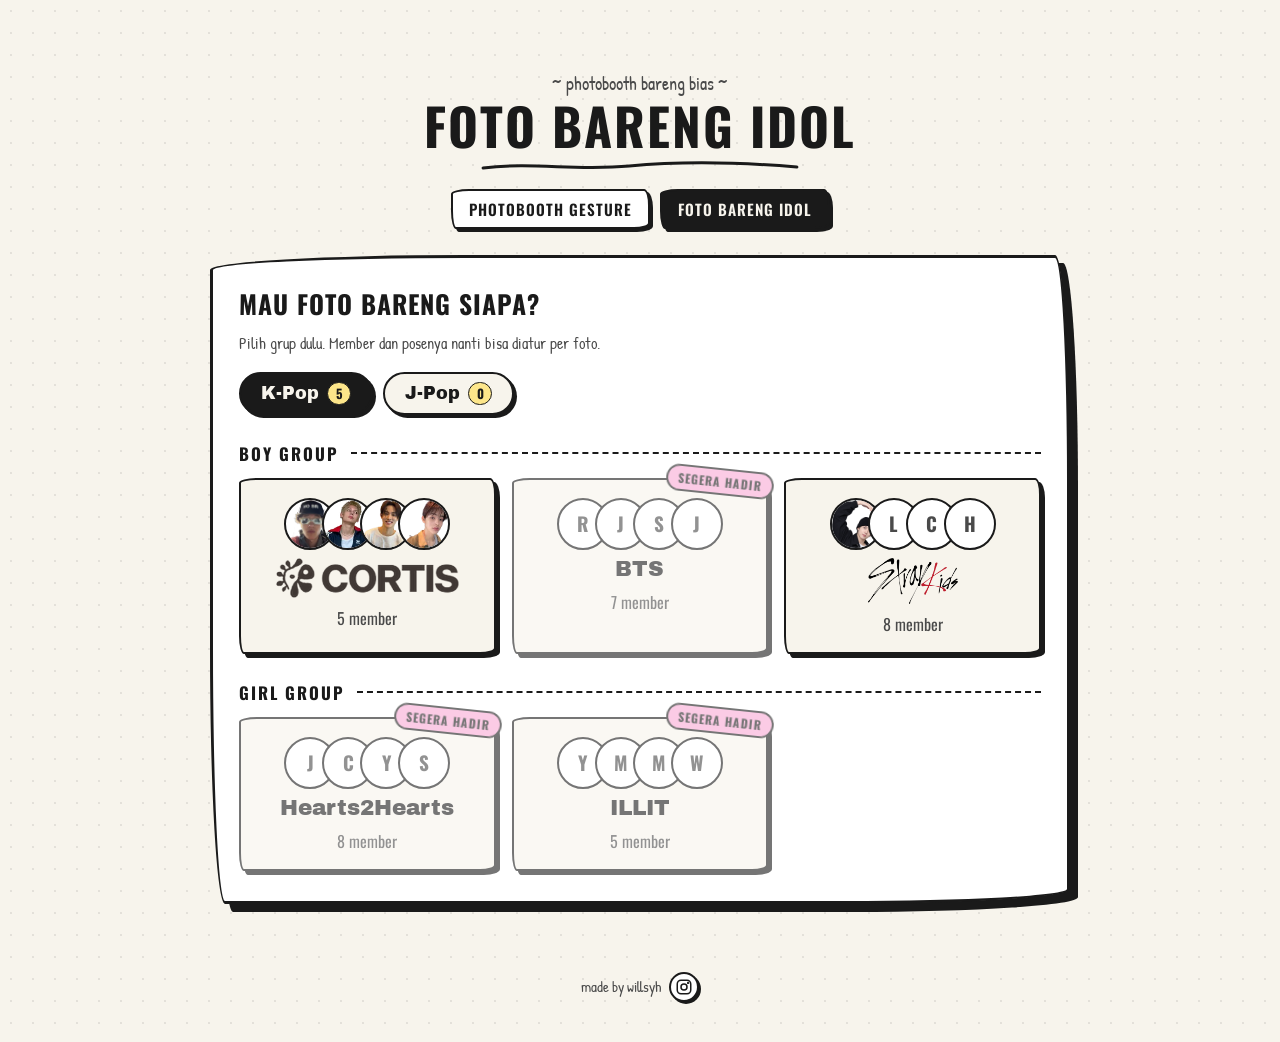
<file: idol.html>
<!DOCTYPE html>
<html lang="id">
<head>
    <meta charset="UTF-8">
    <meta name="viewport" content="width=device-width, initial-scale=1.0">
    <title>Foto Bareng Idol · LIVE PHOTO GESTURE</title>
    <link rel="preconnect" href="https://fonts.googleapis.com">
    <link rel="preconnect" href="https://fonts.gstatic.com" crossorigin>
    <link href="https://fonts.googleapis.com/css2?family=Oswald:wght@400;500;600;700&family=Patrick+Hand&family=Archivo+Black&family=VT323&family=Space+Mono:wght@400;700&family=Playfair+Display:ital@1&family=Cinzel+Decorative:wght@700&display=swap" rel="stylesheet">
    <link rel="stylesheet" href="style.css">
</head>
<body class="idol-page">

    <header>
        <p class="tagline">~ photobooth bareng bias ~</p>
        <h1>FOTO BARENG IDOL</h1>
        <svg class="title-underline" viewBox="0 0 300 14" preserveAspectRatio="none" aria-hidden="true">
            <path d="M3 9 C 50 3, 90 12, 140 7 S 240 3, 297 8" fill="none" stroke="currentColor" stroke-width="3" stroke-linecap="round"/>
        </svg>
        <nav class="site-nav" aria-label="Menu utama">
            <a href="index.html" class="site-nav-link">Photobooth Gesture</a>
            <a href="idol.html" class="site-nav-link" aria-current="page">Foto Bareng Idol</a>
        </nav>
    </header>

    <!-- Pilih grup (layar pertama) -->
    <section id="ibGroupPicker" class="ib-group-picker" aria-labelledby="ibGroupPickerTitle">
        <h2 id="ibGroupPickerTitle" class="ib-step-title">Mau foto bareng siapa?</h2>
        <p class="ib-hint">Pilih grup dulu. Member dan posenya nanti bisa diatur per foto.</p>

        <div id="ibGenreTabs" class="ib-genre-tabs" role="tablist" aria-label="Pilih genre"></div>

        <div class="ib-category-block" data-type="boy">
            <h3 class="ib-category">Boy Group</h3>
            <div class="ib-group-grid" data-type="boy"></div>
        </div>

        <div class="ib-category-block" data-type="girl">
            <h3 class="ib-category">Girl Group</h3>
            <div class="ib-group-grid" data-type="girl"></div>
        </div>

        <p id="ibGenreEmpty" class="ib-genre-empty" hidden></p>
    </section>

    <main id="ibMain" class="ib-layout" hidden>
        <!-- Pratinjau strip (kiri) -->
        <aside class="ib-preview-col">
            <div class="ib-preview-card">
                <canvas id="ibPreview" class="ib-preview" role="img" aria-label="Pratinjau strip foto"></canvas>
            </div>
            <p id="ibCameraStatus" class="ib-camera-status">Menyalakan kamera...</p>
        </aside>

        <!-- Pengaturan (kanan) -->
        <section class="ib-controls">
            <div class="ib-group-bar">
                <span>Foto bareng <strong id="ibGroupName">CORTIS</strong></span>
                <button type="button" id="ibChangeGroupBtn" class="ib-chip">Ganti grup</button>
            </div>

            <!-- 01 Bingkai -->
            <div class="ib-step" id="stepFrame">
                <p class="ib-step-num">01</p>
                <h2 class="ib-step-title">Pilih bingkai</h2>

                <p class="ib-label">Warna strip</p>
                <div id="ibStyleList" class="ib-chips" role="radiogroup" aria-label="Warna strip"></div>

                <p class="ib-label">Jumlah foto</p>
                <div id="ibCountList" class="ib-chips" role="radiogroup" aria-label="Jumlah foto"></div>

                <label class="ib-label" for="ibTitleInput">Tulisan di bawah</label>
                <input id="ibTitleInput" class="ib-input" type="text" maxlength="16" placeholder="Otomatis (nama member)">
            </div>

            <!-- 02 Foto -->
            <div class="ib-step" id="stepShoot">
                <p class="ib-step-num">02</p>
                <h2 class="ib-step-title">Atur &amp; ambil foto</h2>

                <div id="ibShotTabs" class="ib-shot-tabs" role="tablist" aria-label="Pilih shot"></div>
                <p id="ibNextUp" class="ib-next-up"></p>

                <div class="ib-who-card">
                    <h3 id="ibWhoTitle" class="ib-who-title">Siapa di shot 1</h3>
                    <div id="ibMemberList" class="ib-chips" role="radiogroup" aria-labelledby="ibWhoTitle"></div>
                    <div id="ibPoseGrid" class="ib-pose-grid" role="radiogroup" aria-label="Pilih pose"></div>
                    <div class="ib-chips">
                        <button type="button" id="ibNobodyBtn" class="ib-chip">Tanpa member, cuma aku</button>
                        <button type="button" id="ibUploadBtn" class="ib-chip">Upload foto member sendiri</button>
                        <button type="button" id="ibApplyAllBtn" class="ib-chip ib-chip-ghost">Pakai untuk semua shot</button>
                        <input type="file" id="ibUploadInput" accept="image/png,image/webp,image/*" hidden>
                    </div>
                </div>

                <p class="ib-label">Filter</p>
                <div id="ibFilterList" class="ib-chips" role="radiogroup" aria-label="Filter"></div>

                <p class="ib-label">Member berdiri di</p>
                <div id="ibSideList" class="ib-chips" role="radiogroup" aria-label="Posisi member"></div>

                <p id="ibSizeLabel" class="ib-label">Ukuran &amp; posisi member di shot 1</p>
                <div class="ib-sliders">
                    <label class="ib-slider">Ukuran <input type="range" id="ibSize" min="60" max="120" step="5" value="95"></label>
                    <label class="ib-slider">Geser <input type="range" id="ibShift" min="-30" max="30" step="2" value="0"></label>
                </div>

                <div class="ib-chips">
                    <button type="button" id="ibShuffleBtn" class="ib-chip">Acak pose</button>
                    <button type="button" id="ibMirrorBtn" class="ib-chip" aria-pressed="true">Mirror kamera</button>
                    <button type="button" id="ibCameraBtn" class="ib-chip" aria-pressed="true">Kamera nyala</button>
                </div>

                <div class="ib-shoot-actions">
                    <button type="button" id="ibShootBtn" class="ib-btn ib-btn-primary">Ambil shot 1</button>
                    <button type="button" id="ibAutoBtn" class="ib-btn">Foto semua otomatis</button>
                </div>
                <p class="ib-hint">Tips: tekan tombol <kbd>Spasi</kbd> untuk ambil foto.</p>
            </div>

            <!-- 03 Simpan -->
            <div class="ib-step" id="stepSave">
                <p class="ib-step-num">03</p>
                <h2 class="ib-step-title">Simpan strip</h2>
                <p id="ibSaveHint" class="ib-hint">Ambil semua shot dulu, lalu simpan stripnya.</p>
                <div class="ib-shoot-actions">
                    <button type="button" id="ibDownloadBtn" class="ib-btn ib-btn-primary" disabled>Download</button>
                    <button type="button" id="ibShareBtn" class="ib-btn" disabled>Share</button>
                </div>
                <div class="ib-chips">
                    <button type="button" id="ibChangeFrameBtn" class="ib-chip">← Ganti bingkai</button>
                    <button type="button" id="ibResetBtn" class="ib-chip">Mulai ulang</button>
                </div>
            </div>
        </section>
    </main>

    <!-- Video kamera (tidak ditampilkan; gambarnya dipakai di pratinjau) -->
    <video id="ibVideo" class="ib-video" autoplay playsinline muted></video>

    <div id="countdownOverlay" class="countdown-overlay" style="display: none;">
        <div id="countdownLabel" class="countdown-label"></div>
        <div id="countdownNumber" class="countdown-number">3</div>
    </div>

    <footer class="footer">
        <p class="footer-credit">
            <span>made by willsyh</span>
            <a class="footer-ig" href="https://www.instagram.com/willsya_" target="_blank" rel="noopener noreferrer" aria-label="Instagram willsya_" title="@willsya_">
                <svg viewBox="0 0 24 24" width="18" height="18" fill="none" stroke="currentColor" stroke-width="2" stroke-linecap="round" stroke-linejoin="round" aria-hidden="true">
                    <rect x="3" y="3" width="18" height="18" rx="5"/>
                    <circle cx="12" cy="12" r="4"/>
                    <circle cx="17.5" cy="6.5" r="0.6" fill="currentColor"/>
                </svg>
            </a>
        </p>
    </footer>

    <script src="idols.js"></script>
    <script src="frames.js"></script>
    <script src="idol-booth.js"></script>
</body>
</html>
</file>
<file: style.css>
/* =========================================================
   Sketch photobooth style — kertas, tinta hitam, garis tangan
   ========================================================= */
:root {
    --paper: #f7f4ec;
    --paper-dark: #ece6d6;
    --ink: #1a1a1a;
    --ink-soft: #4a4a4a;
    --muted: #8a857a;
    --card-bg: #ffffff;
    --accent-lawan: #ef4444;
    --accent-blur: #67e8f9;
    --accent-pink: #f9a8d4;
    --highlight: #fde68a;
    --user-btn-color: #1a1a1a;

    --stroke: 2.5px solid var(--ink);
    --shadow: 4px 4px 0 var(--ink);
    --shadow-hover: 6px 6px 0 var(--ink);
    --shadow-press: 1px 1px 0 var(--ink);

    /* sudut "goyang" seperti digambar tangan */
    --wobble: 255px 15px 225px 15px / 15px 225px 15px 255px;
    --wobble-2: 15px 255px 15px 225px / 225px 15px 255px 15px;
    --wobble-sm: 18px 6px 16px 5px / 5px 16px 6px 18px;

    --font-display: 'Oswald', 'Arial Narrow', sans-serif;
    --font-hand: 'Patrick Hand', 'Comic Sans MS', cursive;
}

* {
    box-sizing: border-box;
    margin: 0;
    padding: 0;
}

body {
    font-family: var(--font-hand);
    font-size: 18px;
    background-color: var(--paper);
    /* titik-titik kertas sketchbook */
    background-image: radial-gradient(rgba(26, 26, 26, 0.09) 1px, transparent 1.2px);
    background-size: 22px 22px;
    color: var(--ink);
    padding: 16px;
    min-height: 100vh;
    display: flex;
    flex-direction: column;
    align-items: center;
}

button {
    font-family: var(--font-display);
    color: var(--ink);
    transition: background 0.4s ease, color 0.4s ease, transform 0.15s ease, box-shadow 0.15s ease;
}

button:focus-visible {
    outline: 3px dashed var(--ink);
    outline-offset: 4px;
}

/* Tombol dasar ala sketsa */
.btn-stepper,
.album-btn,
.btn-album,
.apply-custom-btn,
.reset-theme-btn,
.close-album,
.close-theme,
.close-menu,
.burger-btn,
.theme-float-btn {
    border: var(--stroke);
    box-shadow: var(--shadow);
    cursor: pointer;
    text-transform: uppercase;
    letter-spacing: 1px;
    font-weight: 600;
}

.btn-stepper:hover,
.album-btn:hover,
.btn-album:hover,
.apply-custom-btn:hover,
.reset-theme-btn:hover,
.close-album:hover,
.close-theme:hover,
.close-menu:hover,
.burger-btn:hover {
    transform: translate(-2px, -2px);
    box-shadow: var(--shadow-hover);
}

.btn-stepper:active,
.album-btn:active,
.btn-album:active,
.apply-custom-btn:active,
.reset-theme-btn:active,
.close-album:active,
.close-theme:active,
.close-menu:active,
.burger-btn:active {
    transform: translate(3px, 3px);
    box-shadow: var(--shadow-press);
}

/* ---------- Onboarding modal ---------- */
.modal-overlay,
.album-modal,
.theme-modal {
    position: fixed;
    inset: 0;
    background: rgba(247, 244, 236, 0.82);
    backdrop-filter: blur(4px);
    display: flex;
    justify-content: center;
    align-items: center;
    z-index: 9999;
    padding: 20px;
}

.stepper-container {
    background: var(--card-bg);
    border: 3px solid var(--ink);
    border-radius: var(--wobble);
    box-shadow: 8px 8px 0 var(--ink);
    max-width: 460px;
    width: 100%;
    padding: 36px 32px 28px;
    animation: dropIn 0.45s cubic-bezier(0.2, 1.4, 0.4, 1);
    position: relative;
}

/* selotip di atas kartu */
.stepper-container::before,
.album-container::before,
.theme-container::before {
    content: "";
    position: absolute;
    top: -14px;
    left: 50%;
    width: 110px;
    height: 28px;
    background: rgba(253, 230, 138, 0.85);
    border: 1.5px solid rgba(26, 26, 26, 0.25);
    transform: translateX(-50%) rotate(-3deg);
}

@keyframes dropIn {
    from { opacity: 0; transform: translateY(-30px) rotate(-3deg); }
    to { opacity: 1; transform: translateY(0) rotate(0); }
}

@keyframes slideUp {
    from { opacity: 0; transform: translateY(30px); }
    to { opacity: 1; transform: translateY(0); }
}

.stepper-content h2 {
    font-family: var(--font-display);
    font-size: 1.9rem;
    font-weight: 700;
    text-transform: uppercase;
    letter-spacing: 1px;
    margin-bottom: 14px;
}

.stepper-content p {
    font-size: 1.15rem;
    line-height: 1.7;
    color: var(--ink-soft);
    background: var(--paper);
    padding: 16px 18px;
    border: 2px dashed var(--ink);
    border-radius: var(--wobble-sm);
}

.stepper-footer {
    display: flex;
    justify-content: space-between;
    align-items: center;
    margin-top: 26px;
    gap: 10px;
}

.step-indicators {
    display: flex;
    gap: 8px;
}

.dot {
    width: 12px;
    height: 12px;
    border-radius: 50%;
    border: 2px solid var(--ink);
    background: transparent;
    transition: all 0.3s;
}

.dot.active {
    background: var(--ink);
    width: 30px;
    border-radius: 8px;
}

.btn-stepper {
    padding: 10px 22px;
    font-size: 1rem;
    border-radius: var(--wobble-sm);
}

.btn-next {
    background: var(--ink);
    color: #fff;
}

.btn-back {
    background: transparent;
    border: none;
    box-shadow: none;
    color: var(--ink-soft);
    text-decoration: underline wavy;
    text-underline-offset: 5px;
}

.btn-back:hover,
.btn-back:active {
    box-shadow: none;
    transform: none;
    color: var(--ink);
}

/* ---------- Burger + side menu ---------- */
.burger-btn {
    position: fixed;
    top: 16px;
    right: 16px;
    background: var(--card-bg);
    padding: 8px 14px;
    font-size: 1.3rem;
    border-radius: var(--wobble-sm);
    z-index: 1000;
}

.side-menu {
    position: fixed;
    top: 0;
    right: -380px;
    width: 100%;
    max-width: 340px;
    height: 100%;
    background: var(--paper);
    background-image: repeating-linear-gradient(transparent 0 33px, rgba(26, 26, 26, 0.12) 33px 34px);
    border-left: 3px solid var(--ink);
    box-shadow: -6px 0 0 var(--ink);
    z-index: 9000;
    padding: 28px 24px;
    transition: right 0.4s cubic-bezier(0.16, 1, 0.3, 1);
    overflow-y: auto;
}

.side-menu.open {
    right: 0;
}

.close-menu {
    background: var(--card-bg);
    padding: 10px;
    font-size: 1rem;
    width: 100%;
    border-radius: var(--wobble-sm);
    margin-bottom: 24px;
}

.menu-list {
    display: flex;
    flex-direction: column;
    gap: 12px;
}

.menu-item {
    font-size: 1.2rem;
    padding: 10px 16px;
    background: var(--card-bg);
    border: 2px solid var(--ink);
    border-radius: var(--wobble-sm);
    box-shadow: 3px 3px 0 var(--ink);
    transition: transform 0.2s;
    cursor: default;
}

.menu-item:nth-child(odd) { transform: rotate(-0.8deg); }
.menu-item:nth-child(even) { transform: rotate(0.8deg); }

.menu-item:hover {
    transform: rotate(0) translateX(-4px);
    background: var(--highlight);
}

/* ---------- Header ---------- */
header {
    text-align: center;
    margin: 56px 0 26px;
}

.tagline {
    font-size: 1.1rem;
    color: var(--ink-soft);
    margin-bottom: 4px;
}

h1 {
    font-family: var(--font-display);
    font-size: clamp(2rem, 7vw, 3.2rem);
    font-weight: 700;
    letter-spacing: 2px;
    line-height: 1.05;
    text-transform: uppercase;
}

.title-underline {
    display: block;
    width: min(320px, 80%);
    height: 14px;
    margin: 6px auto 0;
    color: var(--ink);
}

/* ---------- Booth (kamera) ---------- */
.main-container {
    width: 100%;
    max-width: 520px;
    display: flex;
    flex-direction: column;
    gap: 22px;
}

.photo-frame-wrapper {
    position: relative;
    width: 100%;
}

.booth {
    background: var(--card-bg);
    border: 3px solid var(--ink);
    border-radius: var(--wobble-2);
    box-shadow: 8px 8px 0 var(--ink);
    padding: 58px 18px 18px;
    margin-top: 18px;
}

.booth-sign {
    position: absolute;
    top: -22px;
    left: 50%;
    transform: translateX(-50%) rotate(-1.5deg);
    display: flex;
    align-items: center;
    gap: 12px;
    background: var(--ink);
    color: var(--paper);
    font-family: var(--font-display);
    font-weight: 700;
    font-size: 1.4rem;
    letter-spacing: 4px;
    padding: 8px 22px;
    border: 3px solid var(--ink);
    border-radius: var(--wobble-sm);
    white-space: nowrap;
    box-shadow: 0 0 0 4px var(--card-bg), 0 0 0 6.5px var(--ink);
}

.bulb {
    width: 10px;
    height: 10px;
    border-radius: 50%;
    background: var(--highlight);
    box-shadow: 0 0 8px var(--highlight);
    animation: blink 1.6s infinite;
}

.bulb:last-child { animation-delay: 0.8s; }

@keyframes blink {
    0%, 100% { opacity: 1; }
    50% { opacity: 0.25; }
}

.price-sticker {
    position: absolute;
    top: 18px;
    right: -18px;
    z-index: 20;
    background: var(--accent-pink);
    color: var(--ink);
    font-family: var(--font-display);
    font-weight: 700;
    font-size: 0.95rem;
    letter-spacing: 1px;
    padding: 14px 10px;
    border: 2.5px solid var(--ink);
    border-radius: 50%;
    transform: rotate(14deg);
    box-shadow: 3px 3px 0 var(--ink);
}

.photo-frame {
    position: relative;
    background: var(--ink);
    aspect-ratio: 4 / 3;
    overflow: hidden;
    border: 3px solid var(--ink);
    border-radius: var(--wobble-sm);
    transition: box-shadow 0.3s, border-color 0.3s;
}

.photo-frame.state-blur video {
    filter: blur(12px);
}

.photo-frame.state-blur {
    border-color: #06b6d4;
    box-shadow: 0 0 0 4px var(--accent-blur);
}

.photo-frame.state-lawan {
    animation: shake 0.15s infinite;
    border-color: var(--accent-lawan);
    box-shadow: 0 0 0 4px #fecaca;
}

video {
    position: absolute;
    top: 0;
    left: 0;
    width: 100%;
    height: 100%;
    object-fit: cover;
    transform: scaleX(-1);
}

canvas {
    position: absolute;
    top: 0;
    left: 0;
    width: 100%;
    height: 100%;
    z-index: 10;
    pointer-events: none;
    transform: scaleX(-1);
}

/* ---------- Status ---------- */
.status-banner {
    margin-top: 14px;
    background: var(--card-bg);
    border: 2.5px solid var(--ink);
    border-radius: var(--wobble-sm);
    box-shadow: 3px 3px 0 var(--ink);
    padding: 10px 14px;
    text-align: center;
    font-family: var(--font-display);
    font-size: 1.05rem;
    font-weight: 500;
    letter-spacing: 0.5px;
    text-transform: uppercase;
    transition: background 0.3s, color 0.3s;
}

.status-banner + .status-banner {
    margin-top: 10px;
}

/* ---------- Pilih bingkai ---------- */
.frame-picker,
.idol-picker {
    background: var(--card-bg);
    border: 3px solid var(--ink);
    border-radius: var(--wobble);
    box-shadow: 6px 6px 0 var(--ink);
    padding: 16px 16px 14px;
}

.frame-picker-head {
    display: flex;
    justify-content: space-between;
    align-items: baseline;
    gap: 10px;
    padding: 0 4px 12px;
    border-bottom: 2px dashed var(--ink);
    margin-bottom: 14px;
}

.frame-picker-head h2 {
    font-family: var(--font-display);
    font-size: 1.25rem;
    font-weight: 700;
    letter-spacing: 1.5px;
    text-transform: uppercase;
}

.frame-name {
    font-size: 1.1rem;
    color: var(--ink-soft);
    background: var(--highlight);
    padding: 0 8px;
    border-radius: 4px;
}

.frame-list {
    display: flex;
    gap: 14px;
    overflow-x: auto;
    padding: 4px 4px 10px;
    scroll-snap-type: x proximity;
}

.frame-option {
    flex: 0 0 104px;
    display: flex;
    flex-direction: column;
    align-items: center;
    gap: 6px;
    padding: 8px;
    background: var(--paper);
    border: 2px solid var(--ink);
    border-radius: var(--wobble-sm);
    box-shadow: 3px 3px 0 var(--ink);
    cursor: pointer;
    scroll-snap-align: start;
}

.frame-option:hover {
    transform: translate(-2px, -2px) rotate(-1deg);
    box-shadow: 5px 5px 0 var(--ink);
}

.frame-option[aria-checked="true"] {
    background: var(--highlight);
    border-width: 3px;
    transform: rotate(-2deg);
}

.frame-thumb {
    position: static;
    width: 100%;
    height: 78px;
    object-fit: contain;
    transform: none;
    pointer-events: none;
    filter: drop-shadow(1px 1px 0 rgba(26, 26, 26, 0.35));
}

.frame-label {
    font-family: var(--font-display);
    font-size: 0.78rem;
    font-weight: 600;
    letter-spacing: 0.5px;
    text-transform: uppercase;
    line-height: 1.2;
    text-align: center;
}

.frame-preview-wrap {
    display: flex;
    flex-direction: column;
    align-items: center;
    gap: 8px;
    padding: 14px;
    margin-bottom: 16px;
    background: var(--paper);
    border: 2px dashed var(--ink);
    border-radius: var(--wobble-sm);
}

/* canvas global di atas dibuat absolute untuk kamera; pratinjau dikembalikan normal */
.frame-preview {
    position: static;
    transform: none;
    width: auto;
    height: auto;
    max-width: 100%;
    max-height: 300px;
    box-shadow: 4px 4px 0 var(--ink);
    border: 2px solid var(--ink);
}

.frame-shot-info {
    font-size: 1rem;
    color: var(--ink-soft);
    text-align: center;
}

.frame-subtitle {
    font-family: var(--font-display);
    font-size: 0.95rem;
    font-weight: 600;
    letter-spacing: 1.5px;
    text-transform: uppercase;
    color: var(--ink-soft);
    margin: 4px 4px 8px;
}

.layout-list {
    display: grid;
    grid-template-columns: repeat(auto-fill, minmax(92px, 1fr));
    gap: 12px;
    padding: 4px 4px 16px;
}

.layout-option {
    display: flex;
    flex-direction: column;
    align-items: center;
    gap: 4px;
    padding: 10px 6px 8px;
    background: var(--paper);
    border: 2px solid var(--ink);
    border-radius: var(--wobble-sm);
    box-shadow: 3px 3px 0 var(--ink);
    cursor: pointer;
}

.layout-option:hover {
    transform: translate(-2px, -2px);
    box-shadow: 5px 5px 0 var(--ink);
}

.layout-option[aria-checked="true"] {
    background: var(--highlight);
    border-width: 3px;
    transform: rotate(-2deg);
}

.layout-list.is-locked .layout-option {
    opacity: 0.4;
    cursor: not-allowed;
    transform: none;
    box-shadow: 2px 2px 0 var(--ink);
}

.layout-list.is-locked .layout-option[aria-checked="true"] {
    background: var(--paper);
}

.layout-note {
    font-size: 0.95rem;
    color: var(--ink-soft);
    background: var(--highlight);
    border: 2px dashed var(--ink);
    border-radius: var(--wobble-sm);
    padding: 8px 12px;
    margin: -4px 4px 16px;
}

.layout-note[hidden] {
    display: none;
}

.layout-icon {
    display: grid;
    gap: 3px;
    height: 46px;
    max-width: 70px;
    padding: 4px;
    background: var(--card-bg);
    border: 2px solid var(--ink);
}

.layout-icon span {
    background: var(--ink-soft);
    border-radius: 1px;
}

.layout-count {
    font-size: 0.85rem;
    color: var(--ink-soft);
    line-height: 1;
}

/* ---------- Foto bareng idol ---------- */
.idol-overlay {
    position: absolute;
    bottom: 0;
    z-index: 11;
    height: 90%;
    max-width: 60%;
    object-fit: contain;
    pointer-events: none;
    filter: drop-shadow(0 4px 10px rgba(0, 0, 0, 0.35));
}

.idol-overlay.side-left {
    left: 2%;
    object-position: left bottom;
}

.idol-overlay.side-right {
    right: 2%;
    object-position: right bottom;
}

.idol-overlay[hidden] {
    display: none;
}

.idol-group-list {
    display: flex;
    flex-wrap: wrap;
    gap: 10px;
    padding: 4px 4px 16px;
}

.idol-chip {
    padding: 6px 16px;
    font-size: 0.95rem;
    font-weight: 600;
    letter-spacing: 1px;
    text-transform: uppercase;
    background: var(--paper);
    border: 2px solid var(--ink);
    border-radius: var(--wobble-sm);
    box-shadow: 3px 3px 0 var(--ink);
    cursor: pointer;
}

.idol-chip:hover {
    transform: translate(-2px, -2px);
    box-shadow: 5px 5px 0 var(--ink);
}

.idol-chip[aria-checked="true"] {
    background: var(--ink);
    color: var(--paper);
}

.idol-member-list {
    display: flex;
    flex-wrap: wrap;
    gap: 12px;
    padding: 4px 4px 14px;
}

.idol-member {
    flex: 0 0 84px;
    display: flex;
    flex-direction: column;
    align-items: center;
    gap: 6px;
    padding: 8px 6px;
    background: var(--paper);
    border: 2px solid var(--ink);
    border-radius: var(--wobble-sm);
    box-shadow: 3px 3px 0 var(--ink);
    cursor: pointer;
}

.idol-member:hover:not(:disabled) {
    transform: translate(-2px, -2px) rotate(-1deg);
    box-shadow: 5px 5px 0 var(--ink);
}

.idol-member[aria-checked="true"] {
    background: var(--highlight);
    border-width: 3px;
    transform: rotate(-2deg);
}

.idol-member:disabled {
    opacity: 0.45;
    cursor: not-allowed;
}

.idol-member-pic {
    width: 56px;
    height: 56px;
    display: flex;
    align-items: center;
    justify-content: center;
    overflow: hidden;
    border: 2px solid var(--ink);
    border-radius: 50%;
    background: var(--card-bg);
    font-family: var(--font-display);
    font-size: 1.4rem;
    font-weight: 700;
}

.idol-member-pic img {
    width: 100%;
    height: 100%;
    object-fit: cover;
    object-position: top;
}

.idol-member-name {
    font-family: var(--font-display);
    font-size: 0.78rem;
    font-weight: 600;
    letter-spacing: 0.5px;
    text-transform: uppercase;
}

.idol-controls {
    display: flex;
    flex-wrap: wrap;
    align-items: center;
    justify-content: space-between;
    gap: 14px;
    padding: 4px 4px 12px;
}

.idol-side {
    display: flex;
    gap: 8px;
}

.idol-side-btn {
    padding: 6px 14px;
    font-size: 0.9rem;
    font-weight: 600;
    background: var(--paper);
    border: 2px solid var(--ink);
    border-radius: var(--wobble-sm);
    box-shadow: 2px 2px 0 var(--ink);
    cursor: pointer;
}

.idol-side-btn[aria-checked="true"] {
    background: var(--ink);
    color: var(--paper);
}

.idol-size {
    display: flex;
    align-items: center;
    gap: 10px;
    font-family: var(--font-display);
    font-size: 0.9rem;
    font-weight: 600;
    letter-spacing: 1px;
    text-transform: uppercase;
}

.idol-size input {
    width: 140px;
    accent-color: var(--ink);
}

/* ---------- Album button ---------- */
.icon {
    width: 1.2em;
    height: 1.2em;
    flex-shrink: 0;
}

.album-btn,
.album-header h2 {
    display: flex;
    align-items: center;
    justify-content: center;
    gap: 10px;
}

.album-header h2 {
    justify-content: flex-start;
}

.album-btn {
    width: 100%;
    padding: 16px;
    font-size: 1.25rem;
    background: var(--ink);
    color: #fff;
    border-radius: var(--wobble);
}

/* ---------- Particles ---------- */
.particle {
    position: fixed;
    pointer-events: none;
    font-size: 2rem;
    z-index: 9999;
    animation: flyUp 1s ease-out forwards;
}

/* ---------- Countdown ---------- */
.countdown-overlay {
    position: fixed;
    inset: 0;
    background: rgba(247, 244, 236, 0.75);
    backdrop-filter: blur(6px);
    display: flex;
    justify-content: center;
    align-items: center;
    z-index: 10000;
}

.countdown-overlay {
    flex-direction: column;
    gap: 12px;
}

.countdown-label:empty {
    display: none;
}

.countdown-label {
    font-family: var(--font-display);
    font-size: 1.4rem;
    font-weight: 600;
    letter-spacing: 2px;
    text-transform: uppercase;
    background: var(--ink);
    color: var(--paper);
    padding: 6px 18px;
    border-radius: var(--wobble-sm);
    transform: rotate(-2deg);
}

.countdown-number {
    font-family: var(--font-display);
    font-size: 13rem;
    font-weight: 700;
    line-height: 1;
    color: var(--card-bg);
    -webkit-text-stroke: 5px var(--ink);
    text-shadow: 10px 10px 0 var(--ink);
    animation: pulse 0.5s ease-in-out;
}

@keyframes pulse {
    0% { transform: scale(0.3) rotate(-12deg); opacity: 0; }
    60% { transform: scale(1.1) rotate(3deg); }
    100% { transform: scale(1) rotate(0); opacity: 1; }
}

/* ---------- Album modal ---------- */
.album-container {
    position: relative;
    background: var(--paper);
    border: 3px solid var(--ink);
    border-radius: var(--wobble-2);
    box-shadow: 8px 8px 0 var(--ink);
    max-width: 720px;
    width: 100%;
    max-height: 85vh;
    display: flex;
    flex-direction: column;
    animation: slideUp 0.3s ease;
}

.album-header,
.theme-header {
    display: flex;
    justify-content: space-between;
    align-items: center;
    gap: 12px;
    padding: 22px 24px 16px;
    border-bottom: 2.5px dashed var(--ink);
}

.album-header h2,
.theme-header h3 {
    font-family: var(--font-display);
    font-size: 1.5rem;
    font-weight: 700;
    text-transform: uppercase;
    letter-spacing: 1px;
}

.close-album,
.close-theme {
    background: var(--card-bg);
    padding: 6px 16px;
    font-size: 0.9rem;
    border-radius: var(--wobble-sm);
}

.album-grid {
    display: grid;
    grid-template-columns: repeat(auto-fill, minmax(170px, 1fr));
    gap: 22px;
    padding: 24px;
    overflow-y: auto;
    flex: 1;
}

.album-empty {
    grid-column: 1 / -1;
    text-align: center;
    font-size: 1.2rem;
    padding: 50px 20px;
    color: var(--muted);
}

/* foto ala polaroid */
.album-item {
    position: relative;
    background: var(--card-bg);
    border: 2px solid var(--ink);
    padding: 10px 10px 6px;
    box-shadow: 4px 4px 0 var(--ink);
    transition: transform 0.2s;
}

.album-item:nth-child(odd) { transform: rotate(-1.5deg); }
.album-item:nth-child(even) { transform: rotate(1.5deg); }

.album-item:hover {
    transform: rotate(0) scale(1.03);
    z-index: 2;
}

.album-item img {
    width: 100%;
    height: auto;
    display: block;
    border: 1.5px solid var(--ink);
}

.album-item-actions {
    display: flex;
    gap: 6px;
    padding: 10px 0 4px;
}

.album-item-actions button {
    flex: 1;
    padding: 6px 4px;
    font-size: 0.78rem;
    font-weight: 600;
    text-transform: uppercase;
    letter-spacing: 0.5px;
    background: var(--card-bg);
    border: 2px solid var(--ink);
    border-radius: var(--wobble-sm);
    cursor: pointer;
}

.album-item-actions button:hover {
    background: var(--highlight);
}

.album-item-actions .btn-delete {
    background: #fee2e2;
    color: #b91c1c;
}

.album-item-actions .btn-delete:hover {
    background: #fecaca;
}

.album-footer {
    padding: 18px 24px;
    border-top: 2.5px dashed var(--ink);
    text-align: center;
}

.btn-album {
    padding: 12px 30px;
    font-size: 1.05rem;
    background: var(--ink);
    color: #fff;
    border-radius: var(--wobble-sm);
}

/* ---------- Animasi ---------- */
@keyframes colorPulse {
    0% { transform: scale(1); }
    50% { transform: scale(1.05); }
    100% { transform: scale(1); }
}

button.color-changing {
    animation: colorPulse 0.3s ease;
}

@keyframes shake {
    0% { transform: translate(2px, 1px); }
    50% { transform: translate(-2px, -1px); }
    100% { transform: translate(1px, 2px); }
}

@keyframes flyUp {
    0% { transform: translateY(0) scale(1) rotate(0deg); opacity: 1; }
    100% { transform: translateY(-250px) scale(1.5) rotate(20deg); opacity: 0; }
}

/* ---------- Tombol tema mengambang ---------- */
.theme-float-btn {
    position: fixed;
    bottom: 22px;
    right: 22px;
    width: 58px;
    height: 58px;
    border-radius: 50%;
    background: var(--card-bg);
    font-size: 1.6rem;
    z-index: 1000;
    display: flex;
    align-items: center;
    justify-content: center;
    transition: transform 0.3s cubic-bezier(0.4, 0, 0.2, 1), box-shadow 0.15s;
}

.theme-float-btn:hover {
    transform: rotate(20deg) translate(-2px, -2px);
    box-shadow: var(--shadow-hover);
}

.theme-float-btn:active {
    transform: translate(3px, 3px);
    box-shadow: var(--shadow-press);
}

/* ---------- Theme modal ---------- */
.theme-modal {
    opacity: 0;
    visibility: hidden;
    transition: opacity 0.3s ease, visibility 0.3s ease;
}

.theme-modal.show {
    opacity: 1;
    visibility: visible;
}

.theme-container {
    position: relative;
    background: var(--paper);
    border: 3px solid var(--ink);
    border-radius: var(--wobble);
    box-shadow: 8px 8px 0 var(--ink);
    max-width: 420px;
    width: 100%;
    max-height: 85vh;
    overflow-y: auto;
    animation: slideUp 0.4s cubic-bezier(0.4, 0, 0.2, 1);
}

.theme-section {
    padding: 18px 24px;
}

.theme-label {
    font-family: var(--font-display);
    font-size: 0.9rem;
    color: var(--ink-soft);
    margin-bottom: 12px;
    font-weight: 500;
    text-transform: uppercase;
    letter-spacing: 1.5px;
}

.theme-presets {
    display: flex;
    flex-wrap: wrap;
    gap: 12px;
}

.theme-preset,
.theme-gradient {
    width: 44px;
    height: 44px;
    border-radius: 50%;
    border: 2.5px solid var(--ink) !important;
    box-shadow: 2px 2px 0 var(--ink);
    cursor: pointer;
    transition: transform 0.2s;
}

.theme-preset:hover,
.theme-gradient:hover {
    transform: scale(1.12) rotate(-6deg);
}

.theme-preset.active,
.theme-gradient.active {
    transform: scale(1.12);
    box-shadow: 0 0 0 3px var(--paper), 0 0 0 5.5px var(--ink);
}

.theme-custom {
    display: flex;
    gap: 12px;
    align-items: center;
}

#customColorPicker {
    width: 60px;
    height: 44px;
    border: 2.5px solid var(--ink);
    border-radius: var(--wobble-sm);
    background: var(--card-bg);
    cursor: pointer;
    padding: 2px;
}

.apply-custom-btn {
    flex: 1;
    padding: 10px;
    background: var(--ink);
    color: #fff;
    border-radius: var(--wobble-sm);
}

.reset-theme-btn {
    width: calc(100% - 48px);
    margin: 8px 24px 26px;
    padding: 12px;
    background: var(--card-bg);
    border-radius: var(--wobble-sm);
}

/* ---------- Footer ---------- */
.footer {
    margin-top: 44px;
    padding: 24px;
    text-align: center;
    color: var(--ink-soft);
}

.footer-credit {
    display: inline-flex;
    align-items: center;
    gap: 8px;
    font-family: var(--font-hand);
    font-size: 0.95rem;
}

.footer-ig {
    display: inline-flex;
    align-items: center;
    justify-content: center;
    width: 30px;
    height: 30px;
    color: var(--ink);
    background: var(--card-bg);
    border: 2px solid var(--ink);
    border-radius: 50%;
    box-shadow: 2px 2px 0 var(--ink);
    transition: transform 0.15s, box-shadow 0.15s, background 0.2s;
}

.footer-ig:hover {
    background: var(--accent-pink);
    transform: translate(-1px, -1px) rotate(-8deg);
    box-shadow: 3px 3px 0 var(--ink);
}

.footer-ig:focus-visible {
    outline: 3px dashed var(--ink);
    outline-offset: 3px;
}

/* ---------- Responsive ---------- */
@media (max-width: 480px) {
    body { font-size: 16px; padding: 12px; }
    .booth { padding: 52px 12px 12px; }
    .booth-sign { font-size: 1.1rem; letter-spacing: 3px; padding: 6px 16px; }
    .price-sticker { right: -8px; font-size: 0.8rem; padding: 11px 8px; }
    .album-grid { grid-template-columns: repeat(2, 1fr); gap: 14px; padding: 16px; }
    .countdown-number { font-size: 8rem; -webkit-text-stroke: 4px var(--ink); text-shadow: 6px 6px 0 var(--ink); }
}

@media (prefers-reduced-motion: reduce) {
    .bulb, .photo-frame.state-lawan { animation: none; }
}

/* =========================================================
   Menu navigasi antar halaman
   ========================================================= */
.site-nav {
    display: flex;
    flex-wrap: wrap;
    justify-content: center;
    gap: 10px;
    margin-top: 16px;
}

.site-nav-link {
    font-family: var(--font-display);
    font-size: 0.95rem;
    font-weight: 600;
    letter-spacing: 1px;
    text-transform: uppercase;
    text-decoration: none;
    color: var(--ink);
    background: var(--card-bg);
    padding: 7px 16px;
    border: 2px solid var(--ink);
    border-radius: var(--wobble-sm);
    box-shadow: 3px 3px 0 var(--ink);
    transition: transform 0.15s, box-shadow 0.15s;
}

.site-nav-link:hover {
    transform: translate(-2px, -2px);
    box-shadow: 5px 5px 0 var(--ink);
}

.site-nav-link[aria-current="page"] {
    background: var(--ink);
    color: var(--paper);
}

.site-nav-link:focus-visible {
    outline: 3px dashed var(--ink);
    outline-offset: 4px;
}

/* =========================================================
   Halaman Foto Bareng Idol
   ========================================================= */
.ib-layout {
    width: 100%;
    max-width: 1040px;
    display: grid;
    grid-template-columns: minmax(240px, 340px) 1fr;
    gap: 32px;
    align-items: start;
}

.ib-preview-col {
    position: sticky;
    top: 16px;
    display: flex;
    flex-direction: column;
    align-items: center;
    gap: 10px;
}

.ib-preview-card {
    width: 100%;
    display: flex;
    justify-content: center;
    padding: 14px;
    background: var(--card-bg);
    border: 3px solid var(--ink);
    border-radius: var(--wobble-2);
    box-shadow: 6px 6px 0 var(--ink);
}

/* canvas global dibuat absolute untuk kamera di halaman utama; di sini dikembalikan normal */
.ib-preview {
    position: static;
    transform: none;
    pointer-events: auto;
    display: block;
    width: auto;
    height: auto;
    max-width: 100%;
    max-height: calc(100vh - 110px);
    border-radius: 10px;
}

.ib-camera-status {
    font-size: 1rem;
    color: var(--ink-soft);
    text-align: center;
}

/* video kamera disembunyikan; gambarnya dipakai di pratinjau */
.ib-video {
    position: fixed;
    top: 0;
    left: 0;
    width: 2px;
    height: 2px;
    opacity: 0;
    pointer-events: none;
    transform: none;
}

.ib-controls {
    display: flex;
    flex-direction: column;
    gap: 22px;
    min-width: 0;
}

.ib-step {
    background: var(--card-bg);
    border: 3px solid var(--ink);
    border-radius: var(--wobble);
    box-shadow: 6px 6px 0 var(--ink);
    padding: 18px 20px 20px;
    scroll-margin-top: 16px;
}

.ib-step-num {
    font-family: var(--font-display);
    font-size: 0.85rem;
    font-weight: 600;
    letter-spacing: 2px;
    color: var(--muted);
}

.ib-step-title {
    font-family: var(--font-display);
    font-size: 1.6rem;
    font-weight: 700;
    letter-spacing: 1px;
    text-transform: uppercase;
    margin-bottom: 6px;
}

.ib-label {
    display: block;
    font-family: var(--font-display);
    font-size: 0.85rem;
    font-weight: 600;
    letter-spacing: 1.5px;
    text-transform: uppercase;
    color: var(--ink-soft);
    margin: 16px 0 8px;
}

.ib-chips {
    display: flex;
    flex-wrap: wrap;
    gap: 8px;
}

.ib-chips + .ib-chips,
.ib-pose-grid + .ib-chips,
.ib-sliders + .ib-chips {
    margin-top: 12px;
}

/* jarak tombol "Ganti bingkai" & "Mulai ulang" dari tombol besar di atasnya */
.ib-shoot-actions + .ib-chips {
    margin-top: 22px;
}

.ib-chip {
    display: inline-flex;
    align-items: center;
    gap: 6px;
    padding: 6px 14px;
    font-family: var(--font-display);
    font-size: 0.9rem;
    font-weight: 600;
    letter-spacing: 0.5px;
    color: var(--ink);
    background: var(--paper);
    border: 2px solid var(--ink);
    border-radius: 999px;
    box-shadow: 2px 2px 0 var(--ink);
    cursor: pointer;
}

.ib-chip:hover:not(:disabled) {
    transform: translate(-1px, -1px);
    box-shadow: 3px 3px 0 var(--ink);
}

.ib-chip[aria-checked="true"],
.ib-chip[aria-pressed="true"] {
    background: var(--ink);
    color: var(--paper);
}

.ib-chip:disabled {
    opacity: 0.4;
    cursor: not-allowed;
}

.ib-chip-ghost {
    background: transparent;
    border-style: dashed;
    box-shadow: none;
}

.ib-swatch {
    width: 14px;
    height: 14px;
    border-radius: 50%;
    border: 1.5px solid currentColor;
}

.ib-input {
    width: 100%;
    max-width: 320px;
    padding: 8px 12px;
    font-family: var(--font-hand);
    font-size: 1.1rem;
    color: var(--ink);
    background: var(--paper);
    border: 2px solid var(--ink);
    border-radius: var(--wobble-sm);
}

.ib-input:focus-visible {
    outline: 3px dashed var(--ink);
    outline-offset: 3px;
}

.ib-shot-tabs {
    display: flex;
    flex-wrap: wrap;
    gap: 8px;
    margin-top: 8px;
}

.ib-shot-tab {
    padding: 6px 16px;
    font-size: 0.9rem;
    font-weight: 600;
    background: var(--paper);
    border: 2px dashed var(--ink);
    border-radius: 999px;
    cursor: pointer;
}

.ib-shot-tab.is-done {
    border-style: solid;
}

.ib-shot-tab.is-done::after {
    content: " \2713";
}

.ib-shot-tab[aria-selected="true"] {
    background: var(--highlight);
    border-width: 3px;
    border-style: solid;
}

.ib-next-up {
    font-size: 1rem;
    color: var(--ink-soft);
    margin: 8px 0 12px;
}

.ib-who-card {
    padding: 14px;
    background: var(--paper);
    border: 2px solid var(--ink);
    border-radius: var(--wobble-sm);
}

.ib-who-title {
    font-family: var(--font-display);
    font-size: 1.1rem;
    font-weight: 700;
    letter-spacing: 0.5px;
    margin-bottom: 10px;
}

.ib-pose-grid {
    display: grid;
    grid-template-columns: repeat(auto-fill, minmax(64px, 1fr));
    gap: 8px;
    margin-top: 12px;
}

.ib-pose-grid[hidden] {
    display: none;
}

.ib-pose {
    aspect-ratio: 1;
    padding: 2px;
    overflow: hidden;
    background: #e8e3d9;
    border: 2px solid transparent;
    border-radius: 10px;
    cursor: pointer;
}

.ib-pose img {
    width: 100%;
    height: 100%;
    object-fit: contain;
    object-position: center bottom;
    display: block;
}

.ib-pose:hover {
    border-color: var(--ink-soft);
}

.ib-pose[aria-checked="true"] {
    border: 3px solid var(--ink);
    background: var(--highlight);
}

.ib-sliders {
    display: flex;
    flex-wrap: wrap;
    gap: 10px 24px;
}

.ib-slider {
    display: flex;
    align-items: center;
    gap: 10px;
    font-family: var(--font-display);
    font-size: 0.9rem;
    font-weight: 600;
    letter-spacing: 1px;
    text-transform: uppercase;
}

.ib-slider input {
    width: 150px;
    accent-color: var(--ink);
}

.ib-shoot-actions {
    display: flex;
    flex-wrap: wrap;
    gap: 12px;
    margin-top: 18px;
}

.ib-btn {
    padding: 12px 24px;
    font-family: var(--font-display);
    font-size: 1.05rem;
    font-weight: 600;
    letter-spacing: 1px;
    text-transform: uppercase;
    color: var(--ink);
    background: var(--card-bg);
    border: 2.5px solid var(--ink);
    border-radius: var(--wobble-sm);
    box-shadow: var(--shadow);
    cursor: pointer;
}

.ib-btn:hover:not(:disabled) {
    transform: translate(-2px, -2px);
    box-shadow: var(--shadow-hover);
}

.ib-btn:active:not(:disabled) {
    transform: translate(3px, 3px);
    box-shadow: var(--shadow-press);
}

.ib-btn-primary {
    background: var(--ink);
    color: #fff;
}

.ib-btn:disabled {
    opacity: 0.45;
    cursor: not-allowed;
}

.ib-hint {
    font-size: 1rem;
    color: var(--ink-soft);
    margin-top: 10px;
}

.ib-hint kbd {
    font-family: var(--font-display);
    font-size: 0.85rem;
    padding: 1px 6px;
    border: 1.5px solid var(--ink);
    border-radius: 4px;
    background: var(--paper);
}

.ib-flash {
    position: fixed;
    inset: 0;
    background: #fff;
    z-index: 9998;
    opacity: 1;
    transition: opacity 0.3s;
    pointer-events: none;
}

@media (max-width: 820px) {
    .ib-layout {
        grid-template-columns: 1fr;
        gap: 22px;
    }

    .ib-preview-col {
        position: static;
    }

    .ib-preview {
        max-height: 70vh;
    }
}

/* hitung mundur di halaman idol tidak menutupi pratinjau */
.idol-page .countdown-overlay {
    background: transparent;
    backdrop-filter: none;
    pointer-events: none;
}

/* ---------- Halaman idol: pilih grup ---------- */
.ib-layout[hidden],
.ib-group-picker[hidden] {
    display: none;
}

.ib-group-picker {
    width: 100%;
    max-width: 860px;
    background: var(--card-bg);
    border: 3px solid var(--ink);
    border-radius: var(--wobble);
    box-shadow: 8px 8px 0 var(--ink);
    padding: 26px 26px 30px;
}

.ib-category {
    display: flex;
    align-items: center;
    gap: 12px;
    font-family: var(--font-display);
    font-size: 1.05rem;
    font-weight: 700;
    letter-spacing: 2px;
    text-transform: uppercase;
    margin: 26px 0 12px;
}

.ib-category::after {
    content: "";
    flex: 1;
    border-bottom: 2px dashed var(--ink);
}

.ib-group-grid {
    display: grid;
    grid-template-columns: repeat(auto-fill, minmax(190px, 1fr));
    gap: 16px;
}

.ib-group-card {
    position: relative;
    display: flex;
    flex-direction: column;
    align-items: center;
    gap: 8px;
    padding: 18px 12px 16px;
    background: var(--paper);
    border: 2.5px solid var(--ink);
    border-radius: var(--wobble-sm);
    box-shadow: 4px 4px 0 var(--ink);
    cursor: pointer;
    transition: transform 0.15s, box-shadow 0.15s;
}

.ib-group-card:hover:not(:disabled) {
    transform: translate(-2px, -2px) rotate(-1deg);
    box-shadow: 6px 6px 0 var(--ink);
    background: var(--highlight);
}

.ib-group-card:disabled {
    cursor: not-allowed;
    opacity: 0.6;
}

.ib-group-faces {
    display: flex;
    justify-content: center;
    padding-left: 14px;
}

.ib-group-face {
    width: 52px;
    height: 52px;
    margin-left: -14px;
    display: flex;
    align-items: center;
    justify-content: center;
    overflow: hidden;
    background: var(--card-bg);
    border: 2px solid var(--ink);
    border-radius: 50%;
    font-family: var(--font-display);
    font-size: 1.2rem;
    font-weight: 700;
    color: var(--ink-soft);
}

.ib-group-face img {
    width: 100%;
    height: 100%;
    object-fit: cover;
    object-position: top;
}

.ib-group-name {
    font-family: "Archivo Black", var(--font-display);
    font-size: 1.35rem;
    line-height: 1.1;
    text-align: center;
}

.ib-group-meta {
    font-size: 1rem;
    color: var(--ink-soft);
}

.ib-group-badge {
    position: absolute;
    top: -12px;
    right: -8px;
    padding: 3px 10px;
    font-family: var(--font-display);
    font-size: 0.75rem;
    font-weight: 700;
    letter-spacing: 1px;
    text-transform: uppercase;
    background: var(--accent-pink);
    border: 2px solid var(--ink);
    border-radius: 999px;
    transform: rotate(6deg);
}

.ib-group-bar {
    display: flex;
    align-items: center;
    justify-content: space-between;
    gap: 12px;
    padding: 10px 14px;
    font-size: 1.1rem;
    background: var(--card-bg);
    border: 2.5px solid var(--ink);
    border-radius: var(--wobble-sm);
    box-shadow: 4px 4px 0 var(--ink);
}

.ib-group-bar strong {
    font-family: "Archivo Black", var(--font-display);
    font-weight: 400;
}

/* logo grup (kalau ada file logonya) */
.ib-group-logo {
    display: block;
    max-width: 80%;
    max-height: 46px;
    object-fit: contain;
}

.ib-group-card:disabled .ib-group-logo {
    filter: grayscale(1);
}

.ib-group-bar-logo {
    display: inline-block;
    height: 26px;
    max-width: 140px;
    object-fit: contain;
    vertical-align: middle;
    margin-left: 4px;
}

/* tab genre K-Pop / J-Pop */
.ib-genre-tabs {
    display: flex;
    gap: 10px;
    margin-top: 18px;
}

.ib-genre-tab {
    display: inline-flex;
    align-items: center;
    gap: 8px;
    padding: 8px 20px;
    font-family: "Archivo Black", var(--font-display);
    font-size: 1.1rem;
    color: var(--ink);
    background: var(--paper);
    border: 2.5px solid var(--ink);
    border-radius: 999px;
    box-shadow: 3px 3px 0 var(--ink);
    cursor: pointer;
}

.ib-genre-tab:hover {
    transform: translate(-1px, -1px);
    box-shadow: 4px 4px 0 var(--ink);
}

.ib-genre-tab[aria-selected="true"] {
    background: var(--ink);
    color: var(--paper);
}

.ib-genre-count {
    min-width: 24px;
    padding: 1px 7px;
    font-family: var(--font-display);
    font-size: 0.8rem;
    font-weight: 700;
    text-align: center;
    color: var(--ink);
    background: var(--highlight);
    border: 1.5px solid var(--ink);
    border-radius: 999px;
}

.ib-category-block[hidden],
.ib-genre-empty[hidden] {
    display: none;
}

.ib-genre-empty {
    margin-top: 22px;
    padding: 28px 16px;
    font-size: 1.2rem;
    text-align: center;
    color: var(--ink-soft);
    background: var(--paper);
    border: 2px dashed var(--ink);
    border-radius: var(--wobble-sm);
}
</file>
